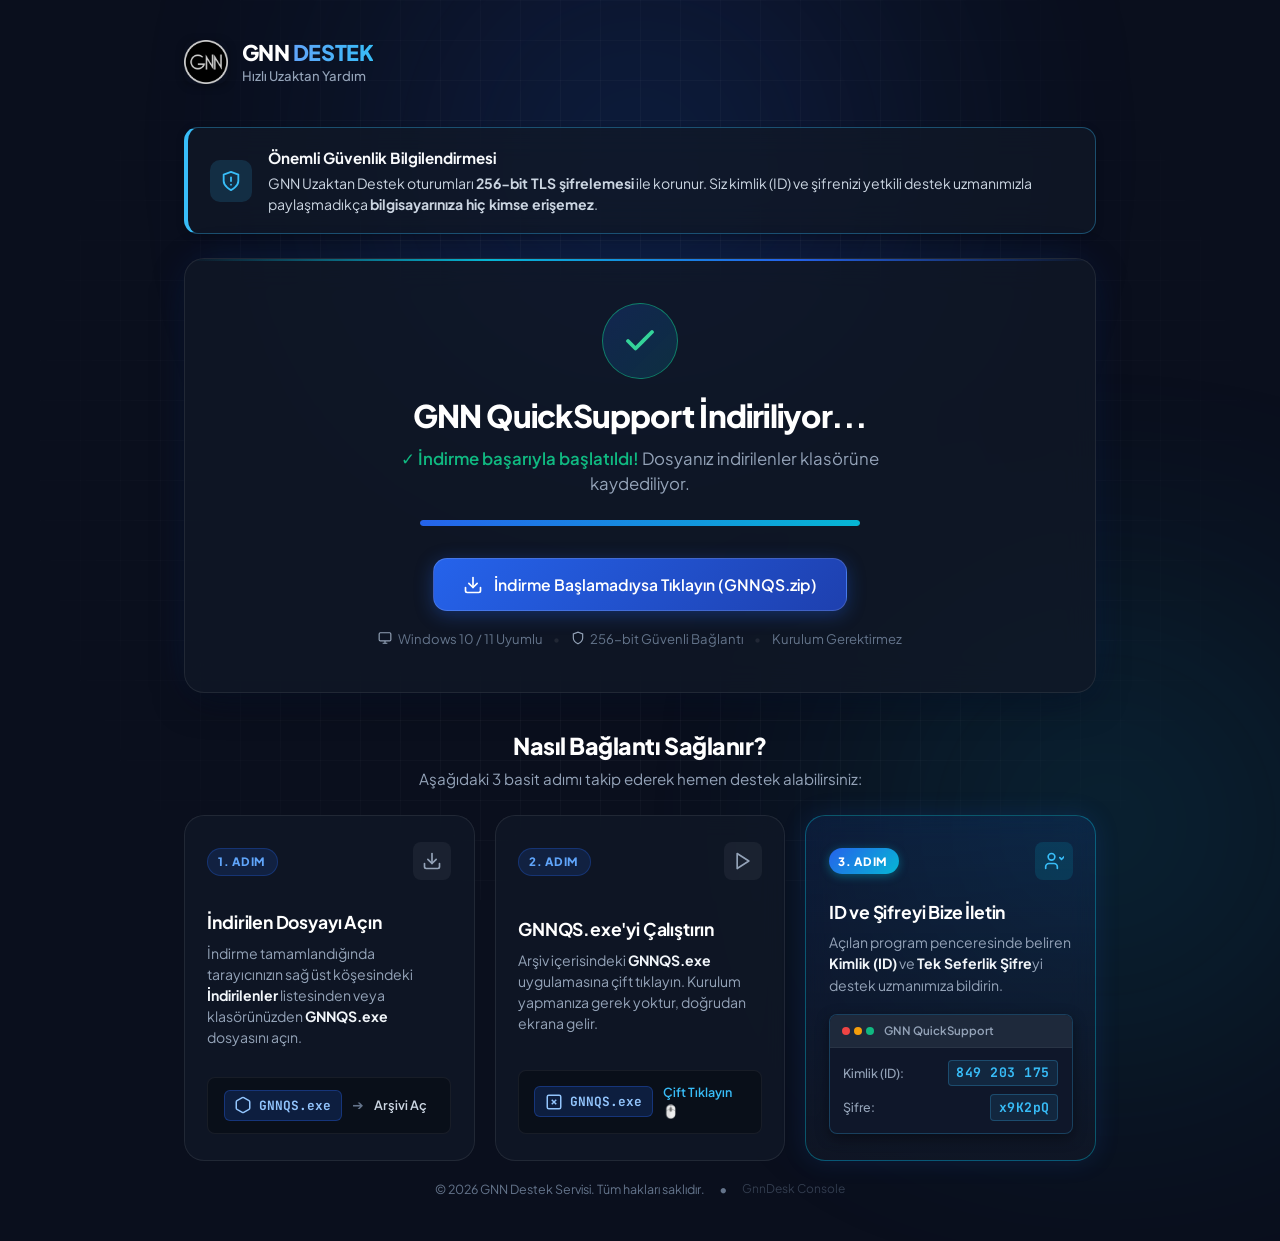
<file: cloudflare-pages/index.html>
<!DOCTYPE html>
<html lang="tr">
<head>
  <meta charset="UTF-8">
  <meta name="viewport" content="width=device-width, initial-scale=1.0">
  <title>GNN Hızlı Destek | GNNQS Uzaktan Bağlantı</title>
  <meta name="description" content="GNN Hızlı Destek (QuickSupport) aracı ile teknik ekibimiz bilgisayarınıza güvenli ve hızlı şekilde uzaktan bağlanabilir.">
  <link rel="preconnect" href="https://fonts.googleapis.com">
  <link rel="preconnect" href="https://fonts.gstatic.com" crossorigin>
  <link href="https://fonts.googleapis.com/css2?family=Plus+Jakarta+Sans:wght@400;500;600;700;800&family=JetBrains+Mono:wght@500;600;700&display=swap" rel="stylesheet">
  <link rel="icon" type="image/svg+xml" href="data:image/svg+xml,<svg xmlns='http://www.w3.org/2000/svg' viewBox='0 0 24 24' fill='none' stroke='%232563eb' stroke-width='2' stroke-linecap='round' stroke-linejoin='round'><path d='M12 22s8-4 8-10V5l-8-3-8 3v7c0 6 8 10 8 10z'/></svg>">

  <style>
    /* ==========================================
       GNN QuickSupport - Self-Contained Styles
       ========================================== */
    :root {
      --bg-primary: #0a0f1d;
      --bg-secondary: #111827;
      --bg-card: rgba(17, 24, 39, 0.75);
      --bg-card-border: rgba(255, 255, 255, 0.08);
      --bg-card-hover: rgba(30, 41, 59, 0.85);

      --accent-blue: #2563eb;
      --accent-blue-hover: #1d4ed8;
      --accent-cyan: #06b6d4;
      --accent-emerald: #10b981;
      --accent-warning: #f59e0b;

      --text-main: #f8fafc;
      --text-muted: #94a3b8;
      --text-dim: #64748b;

      --font-sans: 'Plus Jakarta Sans', system-ui, -apple-system, BlinkMacSystemFont, 'Segoe UI', Roboto, sans-serif;
      --font-mono: 'JetBrains Mono', monospace;

      --radius-sm: 8px;
      --radius-md: 14px;
      --radius-lg: 20px;
      --radius-full: 9999px;

      --shadow-sm: 0 2px 8px rgba(0, 0, 0, 0.2);
      --shadow-lg: 0 12px 36px -8px rgba(0, 0, 0, 0.5), 0 0 40px -10px rgba(37, 99, 235, 0.25);
      --shadow-glow: 0 0 30px rgba(37, 99, 235, 0.4);
    }

    *, *::before, *::after {
      box-sizing: border-box;
      margin: 0;
      padding: 0;
    }

    body {
      font-family: var(--font-sans);
      background-color: var(--bg-primary);
      color: var(--text-main);
      min-height: 100vh;
      display: flex;
      justify-content: center;
      align-items: center;
      line-height: 1.5;
      overflow-x: hidden;
      position: relative;
      -webkit-font-smoothing: antialiased;
    }

    /* Arka Plan Glow Işıkları */
    .bg-glow {
      position: fixed;
      border-radius: 50%;
      filter: blur(140px);
      z-index: 0;
      pointer-events: none;
      opacity: 0.45;
    }

    .bg-glow-blue {
      width: 550px;
      height: 550px;
      background: radial-gradient(circle, var(--accent-blue) 0%, transparent 70%);
      top: -120px;
      left: 50%;
      transform: translateX(-50%);
    }

    .bg-glow-cyan {
      width: 450px;
      height: 450px;
      background: radial-gradient(circle, var(--accent-cyan) 0%, transparent 70%);
      bottom: -150px;
      right: -50px;
    }

    .bg-grid {
      position: fixed;
      inset: 0;
      background-image: linear-gradient(rgba(255, 255, 255, 0.03) 1px, transparent 1px),
                        linear-gradient(90deg, rgba(255, 255, 255, 0.03) 1px, transparent 1px);
      background-size: 40px 40px;
      z-index: 0;
      pointer-events: none;
      mask-image: radial-gradient(circle at center, black 40%, transparent 85%);
      -webkit-mask-image: radial-gradient(circle at center, black 40%, transparent 85%);
    }

    /* Ana Kapsayıcı */
    .app-wrapper {
      position: relative;
      z-index: 1;
      width: 100%;
      max-width: 960px;
      margin: 0 auto;
      padding: 2.5rem 1.5rem;
      display: flex;
      flex-direction: column;
      gap: 2.2rem;
    }

    /* Header */
    .header {
      display: flex;
      align-items: center;
      justify-content: flex-start;
      width: 100%;
      padding-bottom: 0.5rem;
    }

    .logo-area {
      display: flex !important;
      flex-direction: row !important;
      align-items: center !important;
      gap: 0.85rem;
      text-decoration: none;
    }

    .logo-badge {
      width: 46px;
      height: 46px;
      border-radius: var(--radius-md);
      background: linear-gradient(135deg, var(--accent-blue), var(--accent-cyan));
      display: flex;
      align-items: center;
      justify-content: center;
      box-shadow: 0 4px 14px rgba(37, 99, 235, 0.35);
      color: #fff;
    }

    .icon-brand {
      width: 26px;
      height: 26px;
      max-width: 26px;
      max-height: 26px;
    }

    .brand-title {
      display: block;
      font-size: 1.3rem;
      font-weight: 800;
      letter-spacing: -0.02em;
      color: #fff;
    }

    .brand-title .highlight {
      background: linear-gradient(90deg, #60a5fa, #38bdf8);
      -webkit-background-clip: text;
      -webkit-text-fill-color: transparent;
    }

    .brand-subtitle {
      display: block;
      font-size: 0.82rem;
      font-weight: 500;
      color: var(--text-muted);
    }

    /* Hero / İndirme Kartı */
    .download-card {
      background: var(--bg-card);
      backdrop-filter: blur(16px);
      -webkit-backdrop-filter: blur(16px);
      border: 1px solid var(--bg-card-border);
      border-radius: var(--radius-lg);
      padding: 2.75rem 2rem;
      text-align: center;
      box-shadow: var(--shadow-lg);
      display: flex;
      flex-direction: column;
      align-items: center;
      gap: 1.5rem;
      position: relative;
      overflow: hidden;
    }

    .download-card::before {
      content: '';
      position: absolute;
      top: 0;
      left: 0;
      right: 0;
      height: 2px;
      background: linear-gradient(90deg, transparent, var(--accent-cyan), var(--accent-blue), transparent);
    }

    .download-header {
      display: flex;
      flex-direction: column;
      align-items: center;
      justify-content: center;
      text-align: center;
      width: 100%;
    }

    .download-icon-box {
      position: relative;
      width: 76px;
      height: 76px;
      margin: 0 auto 0.85rem auto;
      border-radius: 50%;
      background: linear-gradient(135deg, rgba(37, 99, 235, 0.2), rgba(6, 182, 212, 0.15));
      border: 1px solid rgba(37, 99, 235, 0.35);
      display: flex;
      align-items: center;
      justify-content: center;
      color: #38bdf8;
    }

    .icon-download {
      width: 36px;
      height: 36px;
      max-width: 36px;
      max-height: 36px;
    }

    .download-ring {
      position: absolute;
      inset: -6px;
      border-radius: 50%;
      border: 2px dashed rgba(56, 189, 248, 0.4);
      animation: rotate-ring 12s linear infinite;
    }

    @keyframes rotate-ring {
      from { transform: rotate(0deg); }
      to { transform: rotate(360deg); }
    }

    .pulse-animation {
      animation: bounce-icon 2s infinite ease-in-out;
    }

    @keyframes bounce-icon {
      0%, 100% { transform: translateY(0); }
      50% { transform: translateY(-4px); }
    }

    .hero-title {
      font-size: 1.95rem;
      font-weight: 800;
      letter-spacing: -0.025em;
      color: #ffffff;
      margin-bottom: 0.4rem;
    }

    .hero-desc {
      font-size: 1.05rem;
      color: var(--text-muted);
      max-width: 540px;
    }

    .hero-desc strong {
      color: #38bdf8;
      font-family: var(--font-mono);
      font-size: 1.15rem;
    }

    /* İlerleme Çubuğu */
    .progress-container {
      width: 100%;
      max-width: 440px;
      height: 6px;
      background: rgba(255, 255, 255, 0.08);
      border-radius: var(--radius-full);
      overflow: hidden;
      position: relative;
    }

    .progress-bar {
      height: 100%;
      width: 0%;
      background: linear-gradient(90deg, var(--accent-blue), var(--accent-cyan));
      border-radius: var(--radius-full);
      transition: width 0.1s linear;
      box-shadow: 0 0 12px rgba(6, 182, 212, 0.5);
    }

    /* Buton ve Bilgiler */
    .action-zone {
      display: flex;
      flex-direction: column;
      align-items: center;
      gap: 1.1rem;
      margin-top: 0.5rem;
      width: 100%;
    }

    .btn {
      display: inline-flex;
      align-items: center;
      justify-content: center;
      gap: 0.65rem;
      font-family: var(--font-sans);
      font-size: 0.98rem;
      font-weight: 600;
      padding: 0.85rem 1.85rem;
      border-radius: var(--radius-md);
      text-decoration: none;
      transition: all 0.25s ease;
      cursor: pointer;
    }

    .btn-primary {
      background: linear-gradient(135deg, var(--accent-blue), #1e40af);
      color: #fff;
      border: 1px solid rgba(255, 255, 255, 0.15);
      box-shadow: 0 4px 18px rgba(37, 99, 235, 0.35);
    }

    .btn-primary:hover {
      background: linear-gradient(135deg, #1d4ed8, #172554);
      transform: translateY(-2px);
      box-shadow: var(--shadow-glow);
    }

    .btn-icon {
      width: 20px;
      height: 20px;
      max-width: 20px;
      max-height: 20px;
    }

    .file-meta {
      display: flex;
      flex-wrap: wrap;
      align-items: center;
      justify-content: center;
      gap: 0.65rem;
      font-size: 0.82rem;
      color: var(--text-dim);
    }

    .meta-item {
      display: inline-flex;
      align-items: center;
      gap: 0.35rem;
    }

    .meta-icon {
      width: 14px;
      height: 14px;
      max-width: 14px;
      max-height: 14px;
      color: var(--text-muted);
    }

    .meta-dot {
      color: var(--bg-card-border);
    }

    /* ==========================================
       Nasıl Bağlantı Sağlanır? - Gelişmiş Kartlar
       ========================================== */
    .instructions-section {
      display: flex;
      flex-direction: column;
      gap: 1.5rem;
      margin-top: 2.25rem;
    }

    .instructions-header {
      text-align: center;
    }

    .section-title {
      font-size: 1.45rem;
      font-weight: 800;
      color: #fff;
      letter-spacing: -0.02em;
    }

    .section-subtitle {
      font-size: 0.95rem;
      color: var(--text-muted);
      margin-top: 0.25rem;
    }

    .steps-grid {
      display: grid;
      grid-template-columns: repeat(3, 1fr);
      gap: 1.25rem;
    }

    .step-card {
      position: relative;
      background: var(--bg-card);
      backdrop-filter: blur(12px);
      -webkit-backdrop-filter: blur(12px);
      border: 1px solid var(--bg-card-border);
      border-radius: var(--radius-lg);
      padding: 1.65rem 1.4rem;
      display: flex;
      flex-direction: column;
      justify-content: space-between;
      gap: 1.15rem;
      transition: all 0.25s ease;
    }

    .step-card:hover {
      background: var(--bg-card-hover);
      border-color: rgba(37, 99, 235, 0.4);
      transform: translateY(-4px);
      box-shadow: 0 10px 28px rgba(0, 0, 0, 0.35);
    }

    .step-top {
      display: flex;
      align-items: center;
      justify-content: space-between;
    }

    .step-pill {
      font-size: 0.72rem;
      font-weight: 800;
      letter-spacing: 0.06em;
      padding: 0.28rem 0.65rem;
      border-radius: var(--radius-full);
      background: rgba(37, 99, 235, 0.15);
      color: #60a5fa;
      border: 1px solid rgba(37, 99, 235, 0.3);
    }

    .step-pill-highlight {
      background: linear-gradient(135deg, var(--accent-blue), var(--accent-cyan));
      color: #fff;
      border: none;
      box-shadow: 0 2px 10px rgba(6, 182, 212, 0.4);
    }

    .step-icon-wrap {
      width: 38px;
      height: 38px;
      border-radius: var(--radius-sm);
      background: rgba(255, 255, 255, 0.05);
      color: #94a3b8;
      display: flex;
      align-items: center;
      justify-content: center;
    }

    .step-icon-wrap svg {
      width: 20px;
      height: 20px;
      max-width: 20px;
      max-height: 20px;
    }

    .step-icon-highlight {
      background: rgba(6, 182, 212, 0.15);
      color: #38bdf8;
    }

    .step-content {
      display: flex;
      flex-direction: column;
      gap: 0.45rem;
    }

    .step-title {
      font-size: 1.1rem;
      font-weight: 700;
      color: #fff;
      letter-spacing: -0.01em;
    }

    .step-desc {
      font-size: 0.88rem;
      color: var(--text-muted);
      line-height: 1.5;
    }

    .step-desc strong {
      color: #f1f5f9;
    }

    /* Adım 1 Görseli (Dosya Rozeti) */
    .step-visual {
      display: flex;
      align-items: center;
      gap: 0.65rem;
      background: rgba(0, 0, 0, 0.28);
      border: 1px solid rgba(255, 255, 255, 0.06);
      padding: 0.75rem 0.95rem;
      border-radius: var(--radius-sm);
    }

    .visual-badge-file, .visual-badge-exe {
      display: inline-flex;
      align-items: center;
      gap: 0.45rem;
      background: rgba(37, 99, 235, 0.18);
      border: 1px solid rgba(37, 99, 235, 0.35);
      color: #93c5fd;
      padding: 0.3rem 0.6rem;
      border-radius: 6px;
      font-size: 0.8rem;
      font-weight: 700;
      font-family: var(--font-mono);
    }

    .visual-badge-file svg, .visual-badge-exe svg {
      width: 18px;
      height: 18px;
      max-width: 18px;
      max-height: 18px;
    }

    .visual-arrow {
      color: #64748b;
      font-size: 0.85rem;
    }

    .visual-hint {
      font-size: 0.8rem;
      font-weight: 600;
      color: #cbd5e1;
    }

    .visual-click-tag {
      font-size: 0.78rem;
      font-weight: 600;
      color: #38bdf8;
      margin-left: auto;
    }

    /* Adım 3 - RustDesk Penceresi Temsili (Mockup) */
    .step-highlight {
      border-color: rgba(6, 182, 212, 0.4);
      background: linear-gradient(180deg, rgba(37, 99, 235, 0.12) 0%, var(--bg-card) 100%);
      box-shadow: 0 0 25px rgba(37, 99, 235, 0.15);
    }

    .mockup-window {
      background: #0f172a;
      border: 1px solid rgba(56, 189, 248, 0.25);
      border-radius: var(--radius-sm);
      overflow: hidden;
      box-shadow: 0 4px 14px rgba(0, 0, 0, 0.4);
    }

    .mockup-header {
      background: #1e293b;
      padding: 0.45rem 0.75rem;
      display: flex;
      align-items: center;
      gap: 0.65rem;
      border-bottom: 1px solid rgba(255, 255, 255, 0.05);
    }

    .mock-dots {
      display: flex;
      align-items: center;
      gap: 4px;
    }

    .mock-dot {
      width: 8px;
      height: 8px;
      border-radius: 50%;
    }

    .mock-dot.red { background: #ef4444; }
    .mock-dot.yellow { background: #f59e0b; }
    .mock-dot.green { background: #10b981; }

    .mock-title {
      font-size: 0.72rem;
      font-weight: 600;
      color: #94a3b8;
    }

    .mockup-body {
      padding: 0.75rem 0.85rem;
      display: flex;
      flex-direction: column;
      gap: 0.5rem;
    }

    .mock-row {
      display: flex;
      align-items: center;
      justify-content: space-between;
      gap: 0.5rem;
    }

    .mock-label {
      font-size: 0.78rem;
      color: #94a3b8;
      font-weight: 500;
    }

    .mock-val {
      font-family: var(--font-mono);
      font-size: 0.82rem;
      font-weight: 700;
      color: #38bdf8;
      background: rgba(56, 189, 248, 0.1);
      padding: 0.15rem 0.45rem;
      border-radius: 4px;
      border: 1px solid rgba(56, 189, 248, 0.25);
      letter-spacing: 0.04em;
    }

    /* Footer */
    .site-footer {
      text-align: center;
      display: flex;
      flex-direction: column;
      align-items: center;
      gap: 0.65rem;
      padding-top: 1rem;
    }

    .footer-note {
      font-size: 0.82rem;
      color: var(--text-dim);
      max-width: 640px;
      line-height: 1.45;
    }

    .copyright {
      font-size: 0.78rem;
      color: var(--text-dim);
    }

    /* Responsive */
    @media (max-width: 768px) {
      .app-wrapper {
        padding: 1.5rem 1rem;
        gap: 1.75rem;
      }

      .download-card {
        padding: 2rem 1.25rem;
      }

      .hero-title {
        font-size: 1.5rem;
      }

      .steps-grid {
        grid-template-columns: 1fr;
      }
    }
  </style>
</head>
<body>
  <!-- Arka Plan Efektleri -->
  <div class="bg-glow bg-glow-blue"></div>
  <div class="bg-glow bg-glow-cyan"></div>
  <div class="bg-grid"></div>

  <!-- Ana Kapsayıcı -->
  <div class="app-wrapper">
    <!-- Üst Başlık (Header) -->
    <header class="header">
      <div class="logo-area" style="display: flex; flex-direction: row; align-items: center; gap: 0.85rem;">
        <img src="/icon.png" alt="GNN Logo" style="width: 44px; height: 44px; border-radius: 10px; object-fit: contain; flex-shrink: 0; display: block; box-shadow: 0 2px 8px rgba(0,0,0,0.3);">
        <div class="brand-text" style="display: flex; flex-direction: column; justify-content: center;">
          <span class="brand-title" style="display: block; font-size: 1.35rem; font-weight: 800; letter-spacing: -0.02em; line-height: 1.2; color: #fff;">GNN <span class="highlight">DESTEK</span></span>
          <span class="brand-subtitle" style="display: block; font-size: 0.82rem; font-weight: 500; color: #94a3b8; line-height: 1.2; margin-top: 2px;">Hızlı Uzaktan Yardım</span>
        </div>
      </div>
    </header>

    <!-- İndirme Alanı (Hero) -->
    <main class="main-content">
      <!-- GÜVENLİK BİLGİLENDİRME INFOBOX (Logonun Altında, İndirme Boxunun Üstünde) -->
      <div class="security-infobox" style="width: 100%; margin: 0 0 1.5rem 0; background: rgba(17, 24, 39, 0.75); backdrop-filter: blur(16px); -webkit-backdrop-filter: blur(16px); border: 1px solid rgba(56, 189, 248, 0.35); border-left: 4px solid #38bdf8; border-radius: var(--radius-md); padding: 1.15rem 1.4rem; display: flex; align-items: center; gap: 1rem; box-shadow: var(--shadow-sm);">
        <div style="background: rgba(56, 189, 248, 0.15); border-radius: 10px; width: 42px; height: 42px; display: flex; align-items: center; justify-content: center; flex-shrink: 0; color: #38bdf8;">
          <svg width="22" height="22" viewBox="0 0 24 24" fill="none" stroke="currentColor" stroke-width="2" stroke-linecap="round" stroke-linejoin="round"><path d="M12 22s8-4 8-10V5l-8-3-8 3v7c0 6 8 10 8 10z"/><path d="M12 8v4"/><path d="M12 16h.01"/></svg>
        </div>
        <div style="flex: 1;">
          <h4 style="font-size: 0.95rem; font-weight: 700; color: #f8fafc; margin-bottom: 0.2rem;">Önemli Güvenlik Bilgilendirmesi</h4>
          <p style="font-size: 0.88rem; color: #cbd5e1; line-height: 1.5; margin: 0;">
            GNN Uzaktan Destek oturumları <strong>256-bit TLS şifrelemesi</strong> ile korunur. Siz kimlik (ID) ve şifrenizi yetkili destek uzmanımızla paylaşmadıkça <strong>bilgisayarınıza hiç kimse erişemez</strong>.
          </p>
        </div>
      </div>

      <section class="download-card">
        <div class="download-header">
          <div class="download-icon-box" id="downloadIconBox">
            <svg class="icon-download pulse-animation" width="36" height="36" viewBox="0 0 24 24" fill="none" stroke="currentColor" stroke-width="2" stroke-linecap="round" stroke-linejoin="round">
              <path d="M21 15v4a2 2 0 0 1-2 2H5a2 2 0 0 1-2-2v-4"/>
              <polyline points="7 10 12 15 17 10"/>
              <line x1="12" y1="15" x2="12" y2="3"/>
            </svg>
            <div class="download-ring"></div>
          </div>

          <h1 class="hero-title">GNN QuickSupport İndiriliyor...</h1>
          <p class="hero-desc" id="statusMessage">
            İndirme işleminiz <strong id="countdownNumber">2</strong> saniye içerisinde otomatik olarak başlayacaktır.
          </p>
        </div>

        <!-- İlerleme Çubuğu -->
        <div class="progress-container">
          <div class="progress-bar" id="progressBar"></div>
        </div>

        <!-- İndirme Butonu & Bilgiler -->
        <div class="action-zone">
          <a href="#" id="manualDownloadBtn" class="btn btn-primary" download>
            <svg class="btn-icon" width="20" height="20" viewBox="0 0 24 24" fill="none" stroke="currentColor" stroke-width="2" stroke-linecap="round" stroke-linejoin="round">
              <path d="M21 15v4a2 2 0 0 1-2 2H5a2 2 0 0 1-2-2v-4"/>
              <polyline points="7 10 12 15 17 10"/>
              <line x1="12" y1="15" x2="12" y2="3"/>
            </svg>
            <span>İndirme Başlamadıysa Tıklayın (GNNQS.zip)</span>
          </a>

          <div class="file-meta">
            <span class="meta-item">
              <svg class="meta-icon" width="14" height="14" viewBox="0 0 24 24" fill="none" stroke="currentColor" stroke-width="2">
                <rect x="2" y="3" width="20" height="14" rx="2" ry="2"/>
                <line x1="8" y1="21" x2="16" y2="21"/>
                <line x1="12" y1="17" x2="12" y2="21"/>
              </svg>
              Windows 10 / 11 Uyumlu
            </span>
            <span class="meta-dot">•</span>
            <span class="meta-item">
              <svg class="meta-icon" width="14" height="14" viewBox="0 0 24 24" fill="none" stroke="currentColor" stroke-width="2">
                <path d="M12 22s8-4 8-10V5l-8-3-8 3v7c0 6 8 10 8 10z"/>
              </svg>
              256-bit Güvenli Bağlantı
            </span>
            <span class="meta-dot">•</span>
            <span class="meta-item">Kurulum Gerektirmez</span>
          </div>
        </div>
      </section>



      <!-- Nasıl Bağlantı Sağlanır? (Görsel ve Kolay Anlaşılır 3 Adım) -->
      <section class="instructions-section">
        <div class="instructions-header">
          <h2 class="section-title">Nasıl Bağlantı Sağlanır?</h2>
          <p class="section-subtitle">Aşağıdaki 3 basit adımı takip ederek hemen destek alabilirsiniz:</p>
        </div>

        <div class="steps-grid">
          <!-- 1. ADIM -->
          <div class="step-card">
            <div class="step-top">
              <span class="step-pill">1. ADIM</span>
              <div class="step-icon-wrap">
                <svg width="20" height="20" viewBox="0 0 24 24" fill="none" stroke="currentColor" stroke-width="2" stroke-linecap="round" stroke-linejoin="round">
                  <path d="M21 15v4a2 2 0 0 1-2 2H5a2 2 0 0 1-2-2v-4"/>
                  <polyline points="7 10 12 15 17 10"/>
                  <line x1="12" y1="15" x2="12" y2="3"/>
                </svg>
              </div>
            </div>

            <div class="step-content">
              <h3 class="step-title">İndirilen Dosyayı Açın</h3>
              <p class="step-desc">
                İndirme tamamlandığında tarayıcınızın sağ üst köşesindeki <strong>İndirilenler</strong> listesinden veya klasörünüzden <strong>GNNQS.exe</strong> dosyasını açın.
              </p>
            </div>

            <!-- Mini Görsel Kart 1 -->
            <div class="step-visual">
              <div class="visual-badge-file">
                <svg width="18" height="18" viewBox="0 0 24 24" fill="none" stroke="currentColor" stroke-width="2">
                  <path d="M21 16V8a2 2 0 0 0-1-1.73l-7-4a2 2 0 0 0-2 0l-7 4A2 2 0 0 0 3 8v8a2 2 0 0 0 1 1.73l7 4a2 2 0 0 0 2 0l7-4A2 2 0 0 0 21 16z"/>
                </svg>
                <span>GNNQS.exe</span>
              </div>
              <span class="visual-arrow">➔</span>
              <span class="visual-hint">Arşivi Aç</span>
            </div>
          </div>

          <!-- 2. ADIM -->
          <div class="step-card">
            <div class="step-top">
              <span class="step-pill">2. ADIM</span>
              <div class="step-icon-wrap">
                <svg width="20" height="20" viewBox="0 0 24 24" fill="none" stroke="currentColor" stroke-width="2" stroke-linecap="round" stroke-linejoin="round">
                  <polygon points="5 3 19 12 5 21 5 3"/>
                </svg>
              </div>
            </div>

            <div class="step-content">
              <h3 class="step-title">GNNQS.exe'yi Çalıştırın</h3>
              <p class="step-desc">
                Arşiv içerisindeki <strong>GNNQS.exe</strong> uygulamasına çift tıklayın. Kurulum yapmanıza gerek yoktur, doğrudan ekrana gelir.
              </p>
            </div>

            <!-- Mini Görsel Kart 2 -->
            <div class="step-visual">
              <div class="visual-badge-exe">
                <svg width="18" height="18" viewBox="0 0 24 24" fill="none" stroke="currentColor" stroke-width="2">
                  <rect x="3" y="3" width="18" height="18" rx="2" ry="2"/>
                  <line x1="9" y1="9" x2="15" y2="15"/>
                  <line x1="15" y1="9" x2="9" y2="15"/>
                </svg>
                <span>GNNQS.exe</span>
              </div>
              <span class="visual-click-tag">Çift Tıklayın 🖱️</span>
            </div>
          </div>

          <!-- 3. ADIM (Öne Çıkan) -->
          <div class="step-card step-highlight">
            <div class="step-top">
              <span class="step-pill step-pill-highlight">3. ADIM</span>
              <div class="step-icon-wrap step-icon-highlight">
                <svg width="20" height="20" viewBox="0 0 24 24" fill="none" stroke="currentColor" stroke-width="2" stroke-linecap="round" stroke-linejoin="round">
                  <path d="M16 21v-2a4 4 0 0 0-4-4H6a4 4 0 0 0-4 4v2"/>
                  <circle cx="9" cy="7" r="4"/>
                  <path d="m19 8 2 2 4-4"/>
                </svg>
              </div>
            </div>

            <div class="step-content">
              <h3 class="step-title">ID ve Şifreyi Bize İletin</h3>
              <p class="step-desc">
                Açılan program penceresinde beliren <strong>Kimlik (ID)</strong> ve <strong>Tek Seferlik Şifre</strong>yi destek uzmanımıza bildirin.
              </p>
            </div>

            <!-- Mini RustDesk Penceresi Temsili (Mockup) -->
            <div class="mockup-window">
              <div class="mockup-header">
                <div class="mock-dots">
                  <span class="mock-dot red"></span>
                  <span class="mock-dot yellow"></span>
                  <span class="mock-dot green"></span>
                </div>
                <span class="mock-title">GNN QuickSupport</span>
              </div>
              <div class="mockup-body">
                <div class="mock-row">
                  <span class="mock-label">Kimlik (ID):</span>
                  <span class="mock-val">849 203 175</span>
                </div>
                <div class="mock-row">
                  <span class="mock-label">Şifre:</span>
                  <span class="mock-val">x9K2pQ</span>
                </div>
              </div>
            </div>
          </div>
        </div>
      </section>

      <!-- Alt Bilgi / Güvenlik Bildirimi -->
      <footer class="site-footer">
        <div style="display: flex; gap: 0.85rem; align-items: center; justify-content: center; flex-wrap: wrap;">
          <p class="copyright">© <span id="currentYear"></span> GNN Destek Servisi. Tüm hakları saklıdır.</p>
          <span style="color: var(--text-dim);">&bull;</span>
          <a href="/console" style="color: var(--text-dim); font-size: 0.75rem; text-decoration: none; opacity: 0.45; transition: opacity 0.2s;" onmouseover="this.style.opacity='0.9'" onmouseout="this.style.opacity='0.45'" title="Yönetici Konsolu">GnnDesk Console</a>
        </div>
      </footer>
    </main>
  </div>

  <script>
    /**
     * GNN QuickSupport (GNNQS) - Otomatik İndirme ve Yönetim Betiği
     */
    const CONFIG = {
      // Cloudflare R2 doğrudan indirme bağlantınız:
      downloadUrl: '/download',
      fileName: 'GNNQS.zip',
      delayMs: 2000,
    };

    const countdownNumberEl = document.getElementById('countdownNumber');
    const progressBarEl = document.getElementById('progressBar');
    const statusMessageEl = document.getElementById('statusMessage');
    const manualDownloadBtn = document.getElementById('manualDownloadBtn');
    const downloadIconBox = document.getElementById('downloadIconBox');
    const currentYearEl = document.getElementById('currentYear');

    if (currentYearEl) {
      currentYearEl.textContent = new Date().getFullYear();
    }

    if (manualDownloadBtn) {
      manualDownloadBtn.href = CONFIG.downloadUrl;
      manualDownloadBtn.setAttribute('download', CONFIG.fileName);
    }

    let hasDownloaded = false;

    function triggerDownload() {
      if (hasDownloaded) return;
      hasDownloaded = true;

      const downloadLink = document.createElement('a');
      downloadLink.href = CONFIG.downloadUrl;
      downloadLink.setAttribute('download', CONFIG.fileName);
      downloadLink.style.display = 'none';
      document.body.appendChild(downloadLink);
      downloadLink.click();
      document.body.removeChild(downloadLink);

      if (statusMessageEl) {
        statusMessageEl.innerHTML = '<span style="color: #10b981; font-weight: 600;">✓ İndirme başarıyla başlatıldı!</span> Dosyanız indirilenler klasörüne kaydediliyor.';
      }

      if (downloadIconBox) {
        downloadIconBox.style.borderColor = 'rgba(16, 185, 129, 0.6)';
        downloadIconBox.style.color = '#34d399';
        downloadIconBox.innerHTML = `
          <svg viewBox="0 0 24 24" width="36" height="36" fill="none" stroke="currentColor" stroke-width="2.5" stroke-linecap="round" stroke-linejoin="round">
            <path d="M20 6 9 17l-5-5"/>
          </svg>
        `;
      }
    }

    const startTime = Date.now();
    const totalDuration = CONFIG.delayMs;

    const urlParams = new URLSearchParams(window.location.search);
    if (urlParams.get('direct') === '1' || urlParams.get('dl') === '1') {
      triggerDownload();
    } else {
      const timer = setInterval(() => {
        const elapsed = Date.now() - startTime;
        const progress = Math.min((elapsed / totalDuration) * 100, 100);

        if (progressBarEl) {
          progressBarEl.style.width = `${progress}%`;
        }

        const remainingSeconds = Math.max(0, Math.ceil((totalDuration - elapsed) / 1000));
        if (countdownNumberEl) {
          countdownNumberEl.textContent = remainingSeconds;
        }

        if (elapsed >= totalDuration) {
          clearInterval(timer);
          triggerDownload();
        }
      }, 50);
    }

    if (manualDownloadBtn) {
      manualDownloadBtn.addEventListener('click', () => {
        triggerDownload();
      });
    }
  </script>
</body>
</html>
</file>
